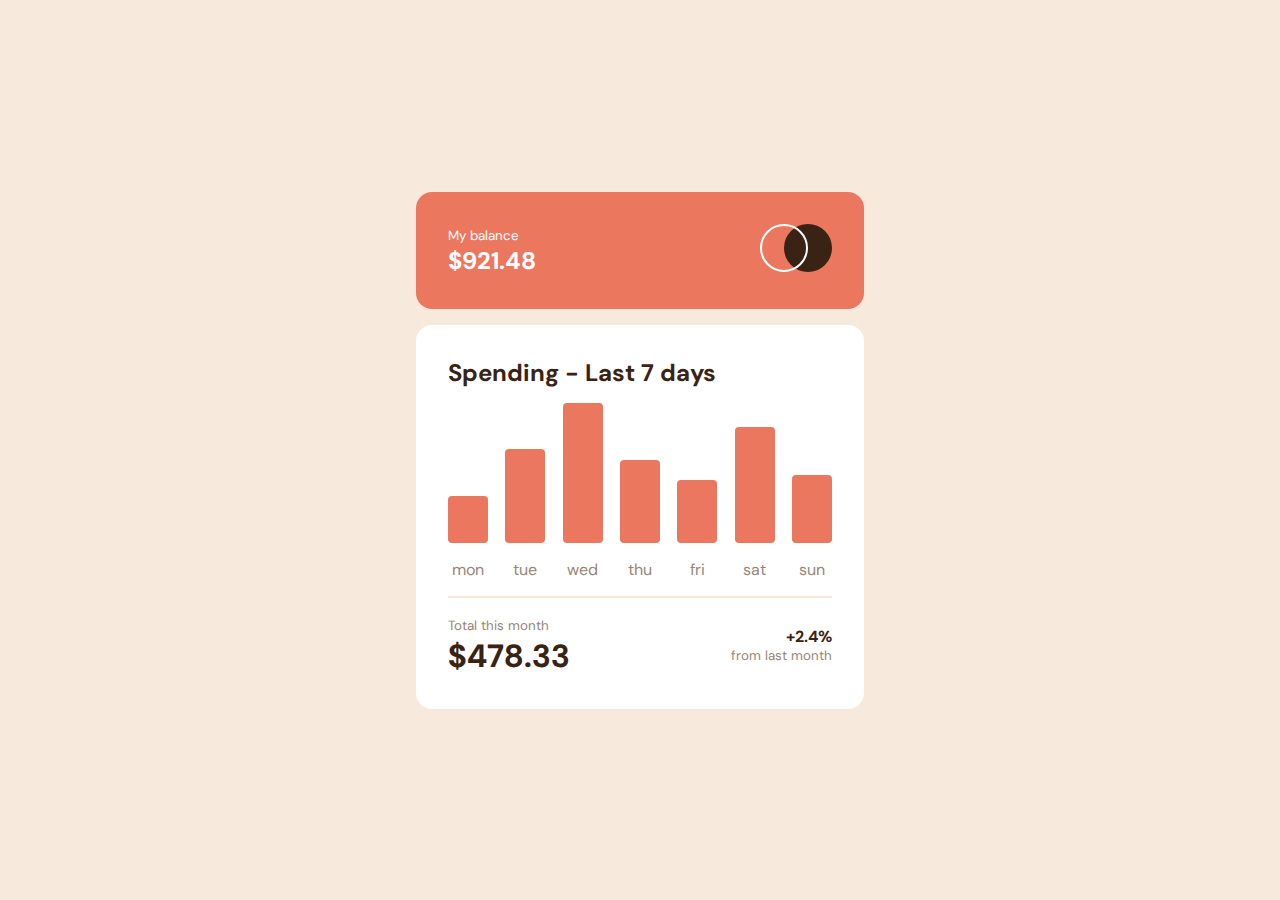
<file: index.html>
<!DOCTYPE html>
<html lang="en">
  <head>
    <meta charset="UTF-8" />
    <meta http-equiv="X-UA-Compatible" content="IE=edge" />
    <meta name="viewport" content="width=device-width, initial-scale=1.0" />
    <title>Frontend Mentor | Expenses chart component</title>
    <link rel="stylesheet" href="style.css" />
    <!--fonts-->
    <link rel="preconnect" href="https://fonts.googleapis.com" />
    <link rel="preconnect" href="https://fonts.gstatic.com" crossorigin />
    <link
      href="https://fonts.googleapis.com/css2?family=DM+Sans:wght@400;700&display=swap"
      rel="stylesheet"
    />
  </head>
  <body>
    <div class="container">
      <div class="top">
        <div class="left">
          <small>My balance</small>
          <h2>$921.48</h2>
        </div>
        <div class="right">
          <img src="/expenses-chart-component-main/images/logo.svg" alt="" />
        </div>
      </div>
      <div class="bottom">
        <h2>Spending - Last 7 days</h2>
        <div class="grafico">
          <!--grafico aqui-->
        </div>
        <hr />
        <div class="status">
          <div class="status_left">
            <small>Total this month</small>
            <h1>$478.33</h1>
          </div>
          <div class="status_right">
            <b>+2.4%</b>
            <small>from last month</small>
          </div>
        </div>
      </div>
    </div>
    <script src="main.js"></script>
  </body>
</html>
</file>
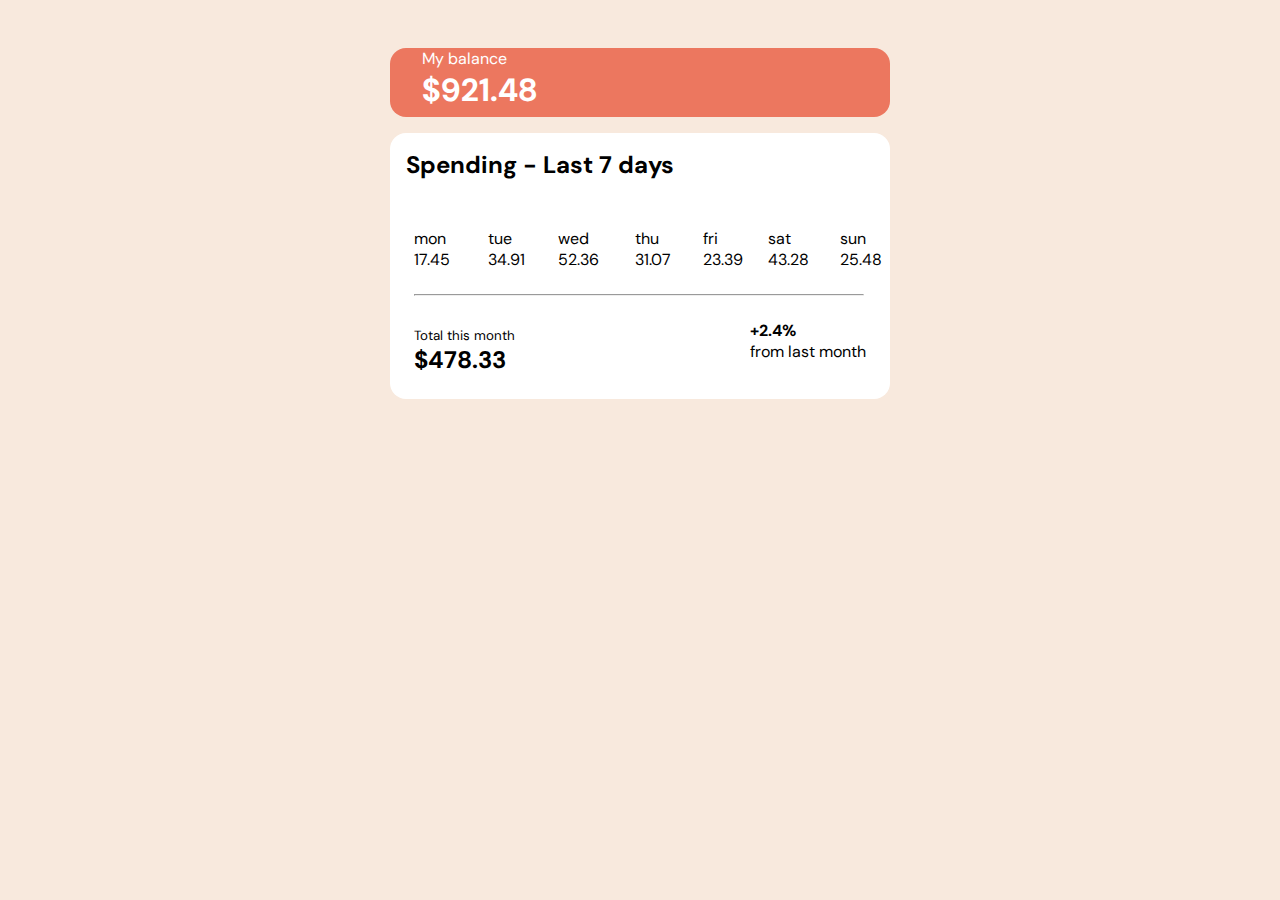
<file: teste_1/teste.html>
<!DOCTYPE html>
<html lang="pt_br">
  <head>
    <meta charset="UTF-8" />
    <meta http-equiv="X-UA-Compatible" content="IE=edge" />
    <meta name="viewport" content="width=device-width, initial-scale=1.0" />
    <title>Teste Expenses chart component</title>
    <link rel="stylesheet" href="style.css" />
    <link rel="preconnect" href="https://fonts.googleapis.com" />
    <link rel="preconnect" href="https://fonts.gstatic.com" crossorigin />
    <link
      href="https://fonts.googleapis.com/css2?family=DM+Sans:wght@400;700&display=swap"
      rel="stylesheet"
    />
  </head>
  <body>
    <header id="header">
      <div class="balance">
        <p class="total">My balance</p>
        <h1 class="total">$921.48</h1>
      </div>
    </header>

    <main id="main">
      <h2 class="titulo_2">Spending - Last 7 days</h2>

      <div class="grafico">
        <ul class="lista_grafico"></ul>
      </div>

      <hr />

      <div class="pt_baixo">
        <div>
          <sub>Total this month</sub>
          <h2>$478.33</h2>
        </div>

        <div>
          <p><b>+2.4%</b></p>
          <p>from last month</p>
        </div>
      </div>
    </main>

    <!--scripts-->
    <script src="index.js"></script>
  </body>
</html>
</file>
<file: style.css>
*{
  margin: 0;
  padding: 0;
  box-sizing: border-box;
}

body{
  display: flex;

  height: 100vh;
  width: 100vw;
  align-items: center;
  justify-content: center;
  background-color: hsl(27, 66%, 92%);
  font-family: 'DM Sans', sans-serif;
}

.container {
  display: flex;
  flex-direction: column;
  gap: 1rem;
  width: 28em;
}

.top {
  display: flex;
  background-color: hsl(10, 79%, 65%);
  justify-content: space-between;
  padding: 2em;
  color: white;
  border-radius: 1em;
}

.bottom {
  display: flex;
  flex-direction: column;
  background-color: white;
  border-radius: 1em;
  padding: 2em;
  color:  hsl(25, 47%, 15%);
}

.grafico {
  display: flex;
  justify-content: space-between;

}

.chart{
  display: flex;
  flex-direction: column;
  height: 12em;
  gap: 1em;
  justify-content: center;
  align-items: center;
}

.chart-wrapper{
  display: flex;
  width: 2.5em;
  height: 90%;
  align-items: flex-end;
}

.chart-value{
  height: var(--height);
  background: hsl(10, 79%, 65%);
  width: 100%;
  border-radius:0.25em;
}

.chart-value:hover{
  height: var(--height);
  background: hsl(186, 34%, 60%);
  width: 100%;
  border-radius:0.25em;
}

.chart-title{
  color: hsl(28, 10%, 53%)
}

hr{
  border: none;
  width: 100%;
  height: 2px;
  background: hsl(27, 66%, 92%);
  margin: 1em 0;
}

.status {
  display: flex;
  justify-content: space-between;
  align-items: center;
}

.status .status_right{
  display: flex;
  flex-direction: column;
  align-items: flex-end;
}

.bottom small {
  color: hsl(28, 10%, 53%);
}
</file>
<file: teste_1/style.css>
* {
  margin: 0;
  padding: 0;
  box-sizing: border-box;
}

body {
  display: grid;
 
  align-items: center;
  justify-content: center;



  font-family: 'DM Sans', sans-serif;

  background-color: hsl(27, 66%, 92%);
}

li{
  list-style: none;
}

#header {
  background-color: hsl(10, 79%, 65%);
  margin-top: 3rem;
  margin-bottom: 16px;
  height: 69px;
}

.total{
  color: white;
}

.balance {
  margin-left: 32px;
}

#main {
  background-color: white;
  
}

.titulo_2{
  margin-bottom: 3rem;
  margin-left: 1rem;
  margin-top: 1rem;
}

#header,#main{
  width: 500px;
  border-radius: 16px;
}


.grafico{
  display: flex;
  margin-bottom: 1.5rem;
}

.lista_grafico{
  display: flex;
}

.lista_grafico li{
  margin-left: 24px;
}


.pt_baixo {
  display: flex;
  justify-content: space-between;
  margin-bottom: 24px;
  margin-left: 24px;
  margin-right: 24px;
}

hr {
  width: 90%;
  margin-bottom: 24px;
  margin-left: 1.5rem;
}
</file>
